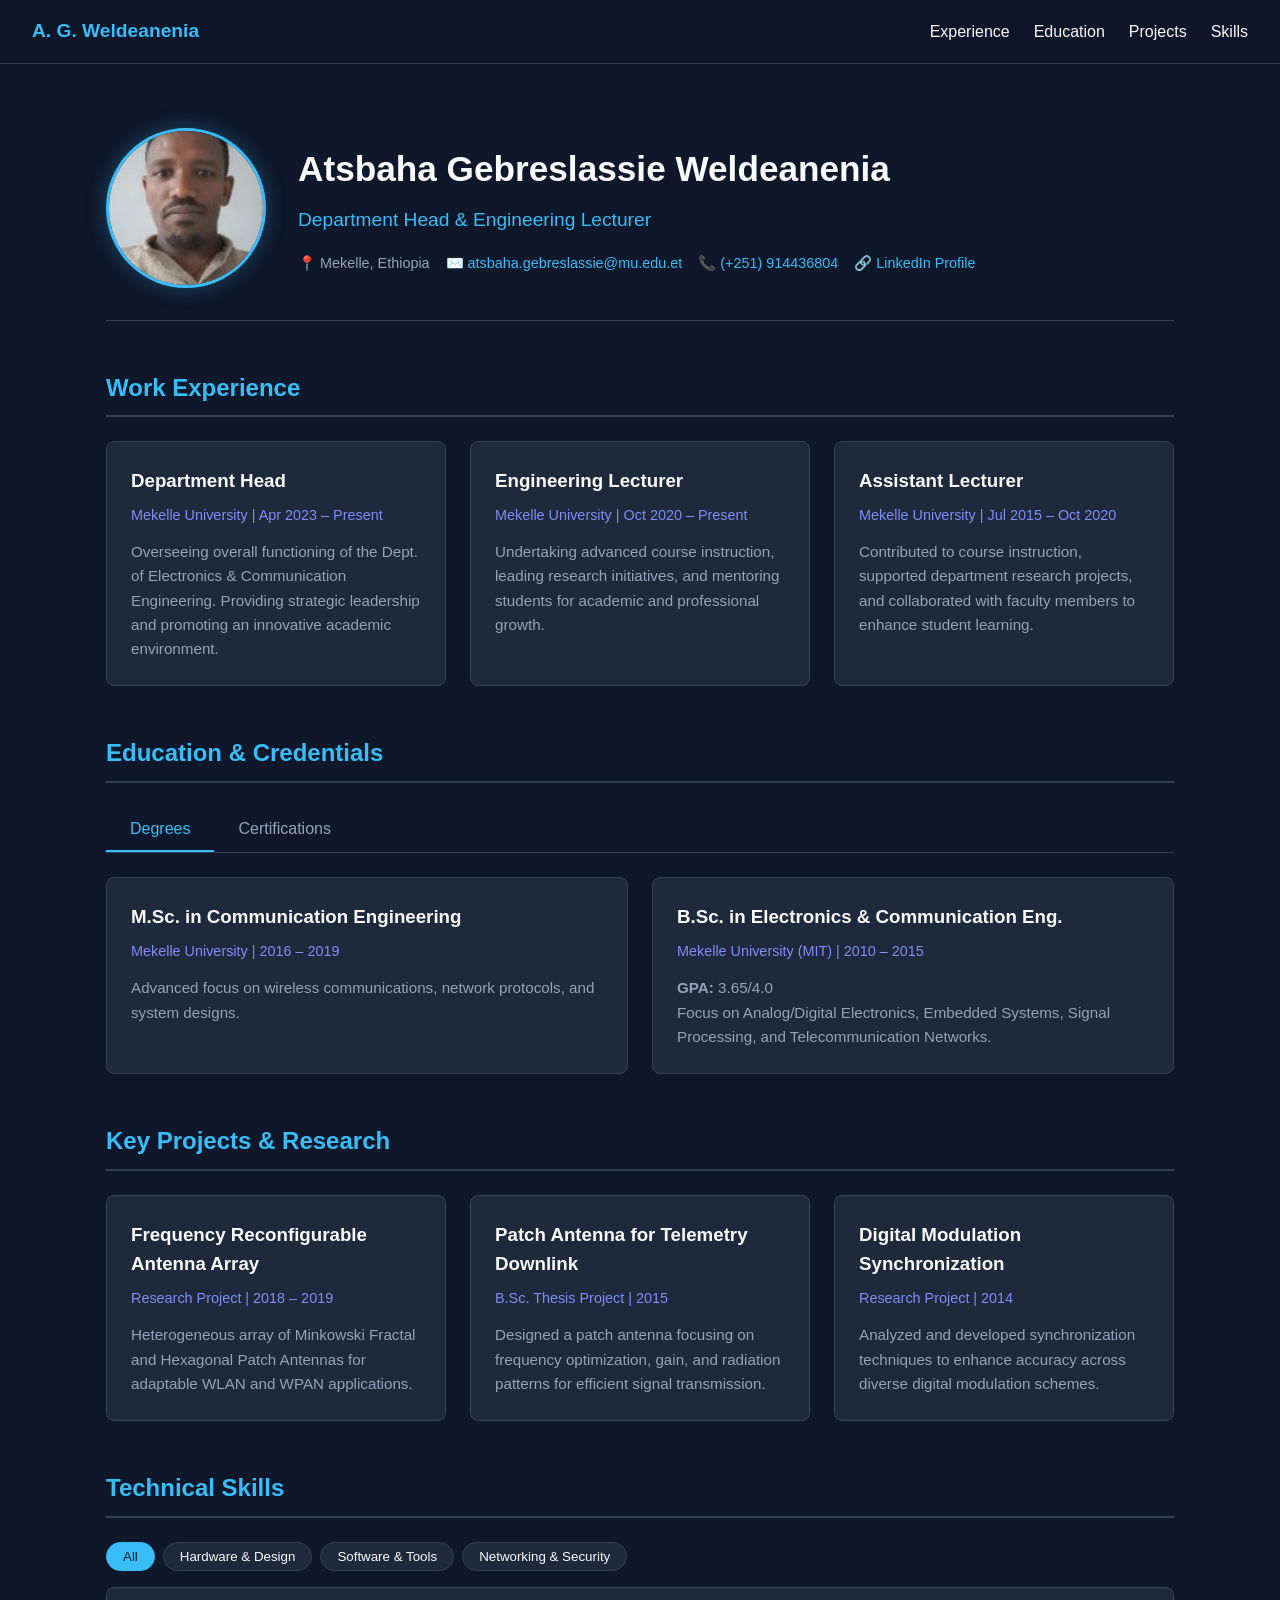
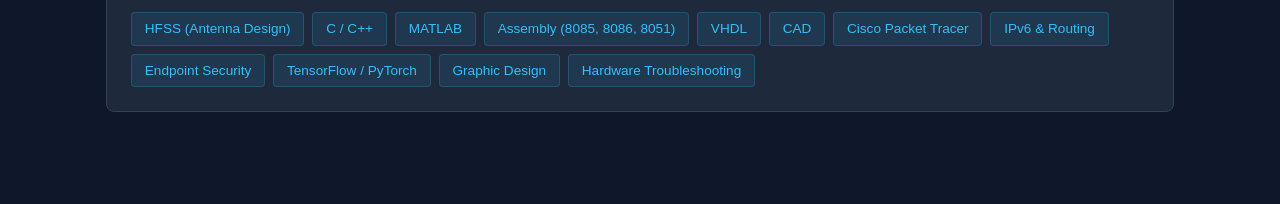
<file: public/assets/aistudio/atsbaha-portfolio_0b74de91.html>
<!DOCTYPE html>
<html lang="en">
<head>
    <meta charset="UTF-8">
    <meta name="viewport" content="width=device-width, initial-scale=1.0">
    <title>Atsbaha G. Weldeanenia - Academic & Engineering Portfolio</title>
    <style>
        :root {
            --bg-color: #0f172a;
            --card-bg: #1e293b;
            --text-color: #f8fafc;
            --text-muted: #94a3b8;
            --primary: #38bdf8;
            --accent: #818cf8;
            --border: #334155;
        }

        * {
            box-sizing: border-box;
            margin: 0;
            padding: 0;
            font-family: 'Segoe UI', Tahoma, Geneva, Verdana, sans-serif;
        }

        body {
            background-color: var(--bg-color);
            color: var(--text-color);
            line-height: 1.6;
            padding-bottom: 60px;
        }

        /* Navigation */
        nav {
            position: sticky;
            top: 0;
            background-color: rgba(15, 23, 42, 0.9);
            backdrop-filter: blur(8px);
            border-bottom: 1px solid var(--border);
            z-index: 100;
            padding: 1rem 2rem;
            display: flex;
            justify-content: space-between;
            align-items: center;
        }

        .logo {
            font-weight: bold;
            font-size: 1.2rem;
            color: var(--primary);
        }

        .nav-links {
            display: flex;
            gap: 1.5rem;
            list-style: none;
        }

        .nav-links a {
            color: var(--text-color);
            text-decoration: none;
            transition: color 0.3s;
        }

        .nav-links a:hover {
            color: var(--primary);
        }

        /* Main Container */
        .container {
            max-width: 1100px;
            margin: 0 auto;
            padding: 2rem 1rem;
        }

        /* Hero Section */
        .hero {
            display: flex;
            align-items: center;
            gap: 2rem;
            margin-bottom: 3rem;
            padding: 2rem 0;
            border-bottom: 1px solid var(--border);
        }

        .hero-img {
            width: 160px;
            height: 160px;
            border-radius: 50%;
            border: 3px solid var(--primary);
            object-fit: cover;
            box-shadow: 0 0 20px rgba(56, 189, 248, 0.3);
        }

        .hero-text h1 {
            font-size: 2.2rem;
            margin-bottom: 0.5rem;
        }

        .hero-text h2 {
            font-size: 1.2rem;
            color: var(--primary);
            font-weight: 400;
            margin-bottom: 1rem;
        }

        .contact-info {
            display: flex;
            flex-wrap: wrap;
            gap: 1rem;
            font-size: 0.9rem;
            color: var(--text-muted);
        }

        .contact-info a {
            color: var(--primary);
            text-decoration: none;
        }

        /* Section Layout */
        .section-title {
            font-size: 1.5rem;
            margin-bottom: 1.5rem;
            color: var(--primary);
            border-bottom: 2px solid var(--border);
            padding-bottom: 0.5rem;
        }

        .grid {
            display: grid;
            grid-template-columns: repeat(auto-fit, minmax(300px, 1fr));
            gap: 1.5rem;
            margin-bottom: 3rem;
        }

        .card {
            background-color: var(--card-bg);
            border: 1px solid var(--border);
            border-radius: 8px;
            padding: 1.5rem;
            transition: transform 0.2s, border-color 0.2s;
        }

        .card:hover {
            transform: translateY(-4px);
            border-color: var(--primary);
        }

        .card h3 {
            margin-bottom: 0.5rem;
            color: var(--text-color);
        }

        .card .subtitle {
            color: var(--accent);
            font-size: 0.9rem;
            margin-bottom: 0.8rem;
        }

        .card p, .card ul {
            font-size: 0.95rem;
            color: var(--text-muted);
        }

        .card ul {
            padding-left: 1.2rem;
        }

        /* Interactive Skills Filter */
        .filter-buttons {
            display: flex;
            gap: 0.5rem;
            margin-bottom: 1rem;
            flex-wrap: wrap;
        }

        .filter-btn {
            background-color: var(--card-bg);
            border: 1px solid var(--border);
            color: var(--text-color);
            padding: 0.4rem 1rem;
            border-radius: 20px;
            cursor: pointer;
            transition: all 0.3s;
        }

        .filter-btn.active, .filter-btn:hover {
            background-color: var(--primary);
            color: var(--bg-color);
            border-color: var(--primary);
        }

        .badge-container {
            display: flex;
            flex-wrap: wrap;
            gap: 0.5rem;
        }

        .badge {
            background-color: rgba(56, 189, 248, 0.1);
            color: var(--primary);
            border: 1px solid rgba(56, 189, 248, 0.2);
            padding: 0.3rem 0.8rem;
            border-radius: 4px;
            font-size: 0.85rem;
        }

        /* Tabbed Component */
        .tabs {
            display: flex;
            border-bottom: 1px solid var(--border);
            margin-bottom: 1.5rem;
        }

        .tab-btn {
            background: none;
            border: none;
            color: var(--text-muted);
            padding: 0.8rem 1.5rem;
            cursor: pointer;
            font-size: 1rem;
            border-bottom: 2px solid transparent;
        }

        .tab-btn.active {
            color: var(--primary);
            border-bottom-color: var(--primary);
        }

        .tab-content {
            display: none;
        }

        .tab-content.active {
            display: block;
        }

        /* Media Queries */
        @media (max-width: 600px) {
            .hero {
                flex-direction: column;
                text-align: center;
            }
            .contact-info {
                justify-content: center;
            }
            nav {
                flex-direction: column;
                gap: 0.5rem;
                padding: 0.8rem 1rem;
            }
            .nav-links {
                gap: 1rem;
                flex-wrap: wrap;
                justify-content: center;
            }
        }
    </style>
</head>
<body>

    <nav>
        <div class="logo">A. G. Weldeanenia</div>
        <ul class="nav-links">
            <li><a href="#experience">Experience</a></li>
            <li><a href="#education">Education</a></li>
            <li><a href="#projects">Projects</a></li>
            <li><a href="#skills">Skills</a></li>
        </ul>
    </nav>

    <div class="container">
        <!-- Hero Section -->
        <section class="hero">
            <img src="[data-uri]" alt="Atsbaha Gebreslassie Weldeanenia" class="hero-img">
            <div class="hero-text">
                <h1>Atsbaha Gebreslassie Weldeanenia</h1>
                <h2>Department Head & Engineering Lecturer</h2>
                <div class="contact-info">
                    <span>📍 Mekelle, Ethiopia</span>
                    <span>✉️ <a href="mailto:atsbaha.gebreslassie@mu.edu.et">atsbaha.gebreslassie@mu.edu.et</a></span>
                    <span>📞 <a href="tel:+251914436804">(+251) 914436804</a></span>
                    <span>🔗 <a href="https://www.linkedin.com/in/atsbaha-gebreslassie-4176a288/" target="_blank">LinkedIn Profile</a></span>
                </div>
            </div>
        </section>

        <!-- Experience Section -->
        <section id="experience">
            <h2 class="section-title">Work Experience</h2>
            <div class="grid">
                <div class="card">
                    <h3>Department Head</h3>
                    <div class="subtitle">Mekelle University | Apr 2023 – Present</div>
                    <p>Overseeing overall functioning of the Dept. of Electronics & Communication Engineering. Providing strategic leadership and promoting an innovative academic environment.</p>
                </div>
                <div class="card">
                    <h3>Engineering Lecturer</h3>
                    <div class="subtitle">Mekelle University | Oct 2020 – Present</div>
                    <p>Undertaking advanced course instruction, leading research initiatives, and mentoring students for academic and professional growth.</p>
                </div>
                <div class="card">
                    <h3>Assistant Lecturer</h3>
                    <div class="subtitle">Mekelle University | Jul 2015 – Oct 2020</div>
                    <p>Contributed to course instruction, supported department research projects, and collaborated with faculty members to enhance student learning.</p>
                </div>
            </div>
        </section>

        <!-- Education & Certifications Tabs -->
        <section id="education">
            <h2 class="section-title">Education & Credentials</h2>
            <div class="tabs">
                <button class="tab-btn active" onclick="openTab(event, 'degrees')">Degrees</button>
                <button class="tab-btn" onclick="openTab(event, 'certs')">Certifications</button>
            </div>

            <div id="degrees" class="tab-content active">
                <div class="grid">
                    <div class="card">
                        <h3>M.Sc. in Communication Engineering</h3>
                        <div class="subtitle">Mekelle University | 2016 – 2019</div>
                        <p>Advanced focus on wireless communications, network protocols, and system designs.</p>
                    </div>
                    <div class="card">
                        <h3>B.Sc. in Electronics & Communication Eng.</h3>
                        <div class="subtitle">Mekelle University (MIT) | 2010 – 2015</div>
                        <p><strong>GPA:</strong> 3.65/4.0</p>
                        <p>Focus on Analog/Digital Electronics, Embedded Systems, Signal Processing, and Telecommunication Networks.</p>
                    </div>
                </div>
            </div>

            <div id="certs" class="tab-content">
                <div class="grid">
                    <div class="card">
                        <h3>Endpoint Security</h3>
                        <div class="subtitle">Cisco Networking Academy | Dec 2023</div>
                        <p>Threat mitigation, malware analysis from packet captures, and network security configuration.</p>
                    </div>
                    <div class="card">
                        <h3>Network Addressing & Troubleshooting</h3>
                        <div class="subtitle">Cisco Networking Academy | Dec 2023</div>
                        <p>IPv6 addressing schemes, router/switch configuration, and physical/data link layer operations.</p>
                    </div>
                    <div class="card">
                        <h3>Strategies for Successful Online Learning</h3>
                        <div class="subtitle">ASU / Mastercard Foundation | Oct 2023</div>
                        <p>Advanced methodologies for online course delivery and digital instructional design.</p>
                    </div>
                </div>
            </div>
        </section>

        <!-- Research & Projects Section -->
        <section id="projects">
            <h2 class="section-title">Key Projects & Research</h2>
            <div class="grid">
                <div class="card">
                    <h3>Frequency Reconfigurable Antenna Array</h3>
                    <div class="subtitle">Research Project | 2018 – 2019</div>
                    <p>Heterogeneous array of Minkowski Fractal and Hexagonal Patch Antennas for adaptable WLAN and WPAN applications.</p>
                </div>
                <div class="card">
                    <h3>Patch Antenna for Telemetry Downlink</h3>
                    <div class="subtitle">B.Sc. Thesis Project | 2015</div>
                    <p>Designed a patch antenna focusing on frequency optimization, gain, and radiation patterns for efficient signal transmission.</p>
                </div>
                <div class="card">
                    <h3>Digital Modulation Synchronization</h3>
                    <div class="subtitle">Research Project | 2014</div>
                    <p>Analyzed and developed synchronization techniques to enhance accuracy across diverse digital modulation schemes.</p>
                </div>
            </div>
        </section>

        <!-- Interactive Skills Section -->
        <section id="skills">
            <h2 class="section-title">Technical Skills</h2>
            <div class="filter-buttons">
                <button class="filter-btn active" onclick=\"filterSkills('all', this)\">All</button>
                <button class="filter-btn" onclick=\"filterSkills('hardware', this)\">Hardware & Design</button>
                <button class="filter-btn" onclick=\"filterSkills('software', this)\">Software & Tools</button>
                <button class="filter-btn" onclick=\"filterSkills('networking', this)\">Networking & Security</button>
            </div>
            
            <div class="card">
                <div class="badge-container" id="skills-list">
                    <!-- Populated via JavaScript -->
                </div>
            </div>
        </section>
    </div>

    <script>
        // Interactive Skills Data
        const skillsData = [
            { name: "HFSS (Antenna Design)", category: "hardware" },
            { name: "C / C++", category: "software" },
            { name: "MATLAB", category: "software" },
            { name: "Assembly (8085, 8086, 8051)", category: "hardware" },
            { name: "VHDL", category: "hardware" },
            { name: "CAD", category: "hardware" },
            { name: "Cisco Packet Tracer", category: "networking" },
            { name: "IPv6 & Routing", category: "networking" },
            { name: "Endpoint Security", category: "networking" },
            { name: "TensorFlow / PyTorch", category: "software" },
            { name: "Graphic Design", category: "software" },
            { name: "Hardware Troubleshooting", category: "hardware" }
        ];

        function displaySkills(filter = 'all') {
            const container = document.getElementById('skills-list');
            container.innerHTML = '';
            
            const filtered = filter === 'all' 
                ? skillsData 
                : skillsData.filter(s => s.category === filter);

            filtered.forEach(skill => {
                const badge = document.createElement('span');
                badge.className = 'badge';
                badge.textContent = skill.name;
                container.appendChild(badge);
            });
        }

        function filterSkills(category, btn) {
            document.querySelectorAll('.filter-btn').forEach(btn => {
                btn.classList.remove('active');
            });
            btn.classList.add('active');
            displaySkills(category);
        }

        // Tab Switching Functionality
        function openTab(evt, tabName) {
            const tabContents = document.getElementsByClassName("tab-content");
            for (let i = 0; i < tabContents.length; i++) {
                tabContents[i].classList.remove("active");
            }
            const tabBtns = document.getElementsByClassName("tab-btn");
            for (let i = 0; i < tabBtns.length; i++) {
                tabBtns[i].classList.remove("active");
            }
            document.getElementById(tabName).classList.add("active");
            evt.currentTarget.classList.add("active");
        }

        // Initial Load
        displaySkills();
    </script>
</body>
</html>
</file>
